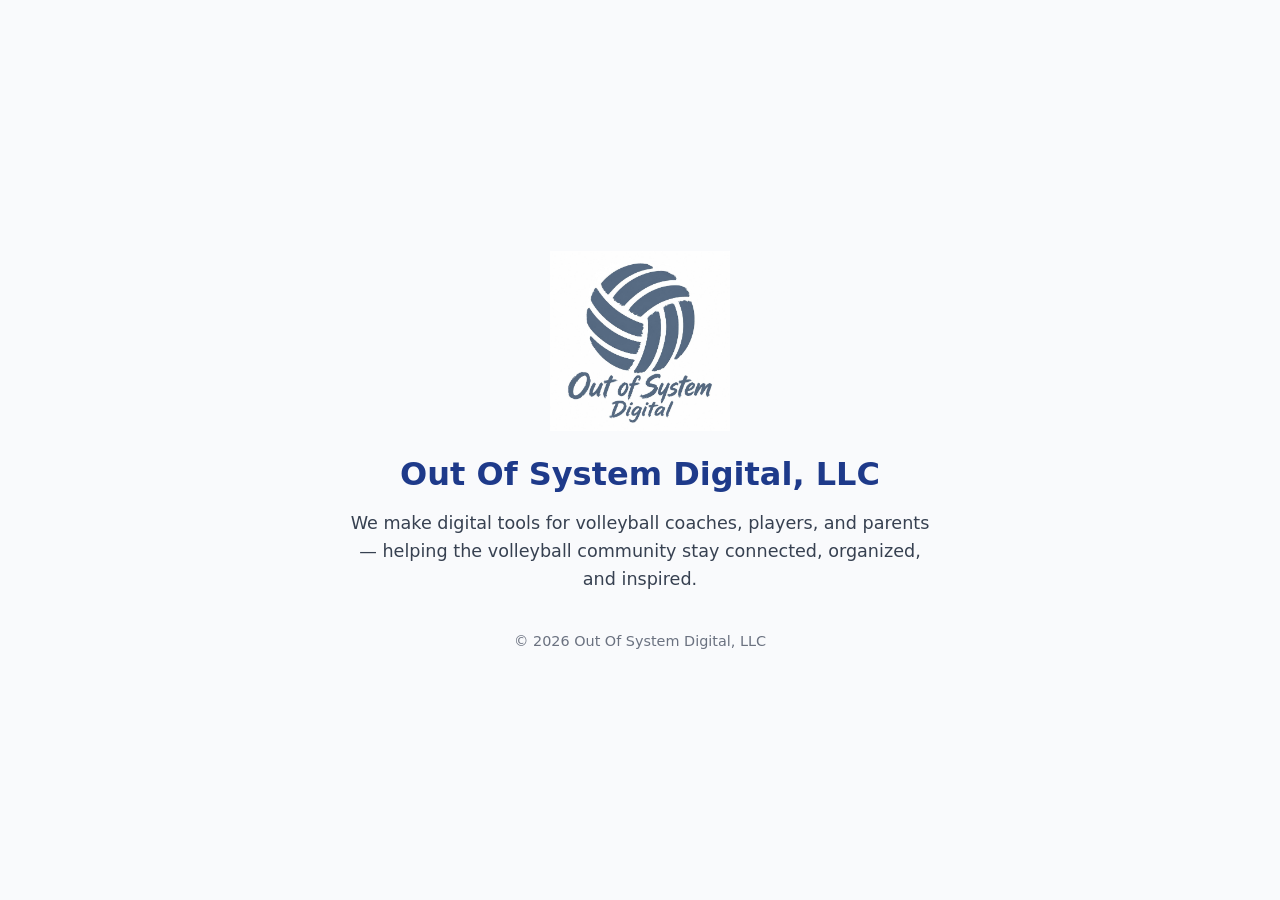
<file: Index.html>
<!DOCTYPE html>
<html lang="en">
<head>
  <meta charset="UTF-8">
  <title>Out Of System Digital, LLC</title>
  <meta name="viewport" content="width=device-width, initial-scale=1.0">
  <meta name="description" content="Out Of System Digital, LLC creates digital tools for volleyball coaches, players, and parents.">
  <style>
    body {
      margin: 0;
      font-family: system-ui, -apple-system, BlinkMacSystemFont, "Segoe UI", sans-serif;
      background-color: #f9fafc;
      color: #1f2937;
      display: flex;
      flex-direction: column;
      align-items: center;
      justify-content: center;
      min-height: 100vh;
      text-align: center;
    }
    img {
      width: 180px;
      height: auto;
      margin-bottom: 1rem;
    }
    h1 {
      font-size: 2rem;
      margin: 0.5rem 0;
      color: #1e3a8a;
    }
    p {
      max-width: 600px;
      font-size: 1.1rem;
      line-height: 1.6;
      margin: 0.5rem auto;
      color: #374151;
    }
    footer {
      margin-top: 2rem;
      font-size: 0.9rem;
      color: #6b7280;
    }
  </style>
</head>
<body>
  <img src="logo.jpeg" alt="Out Of System Digital logo">
  <h1>Out Of System Digital, LLC</h1>
  <p>We make digital tools for volleyball coaches, players, and parents — helping the volleyball community stay connected, organized, and inspired.</p>
  <footer>&copy; 2026 Out Of System Digital, LLC</footer>
</body>
</html>
</file>
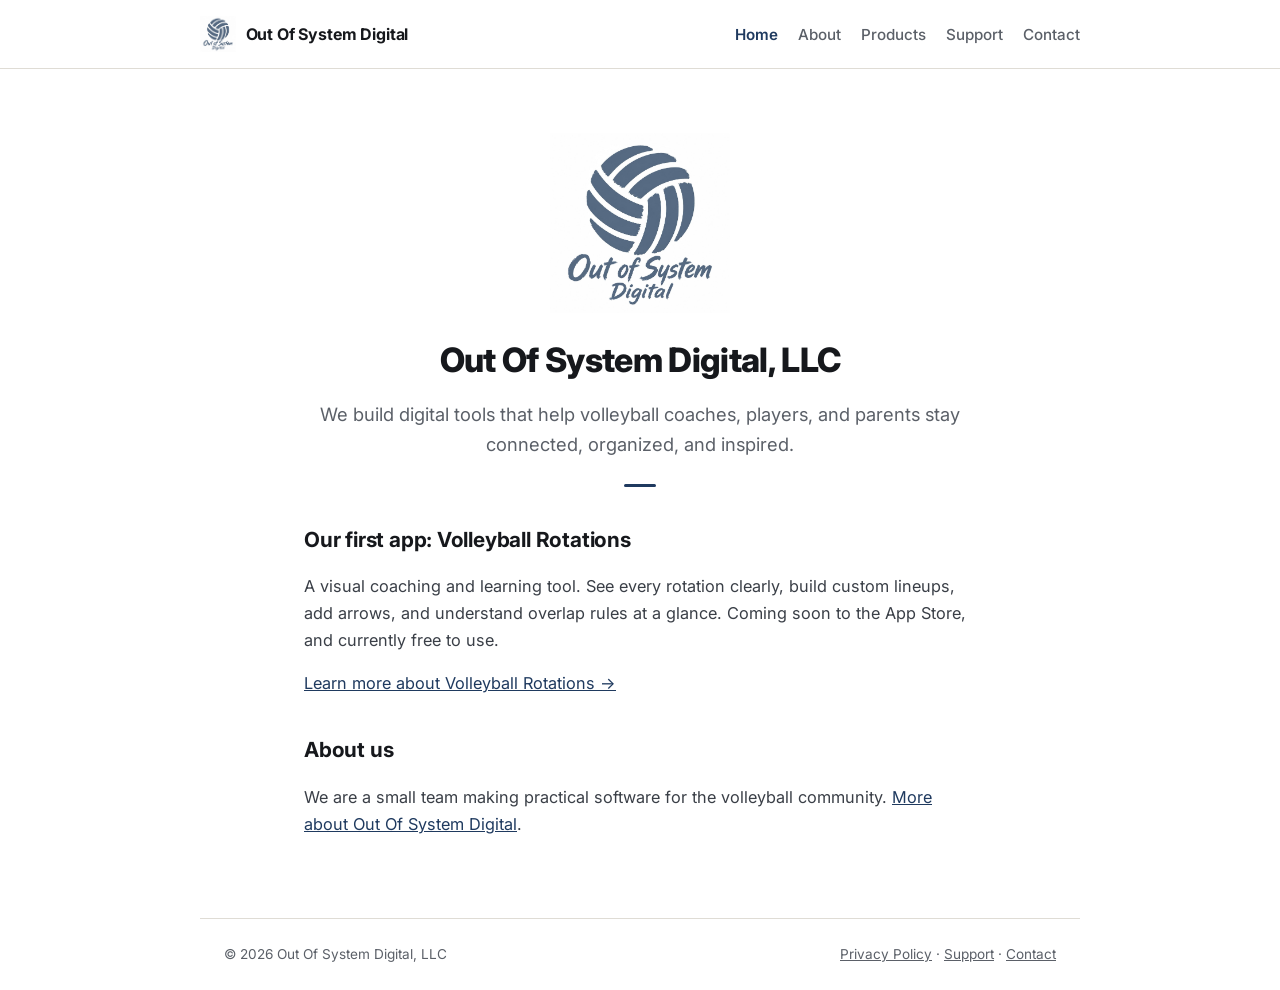
<file: index.html>
<!DOCTYPE html>
<html lang="en">
<head>
  <meta charset="UTF-8">
  <title>Out Of System Digital, LLC</title>
  <meta name="viewport" content="width=device-width, initial-scale=1.0">
  <meta name="description" content="Out Of System Digital, LLC creates digital tools for volleyball coaches, players, and parents.">
  <link rel="preconnect" href="https://fonts.googleapis.com">
  <link rel="preconnect" href="https://fonts.gstatic.com" crossorigin>
  <link href="https://fonts.googleapis.com/css2?family=Inter:wght@400;500;600;700;800&display=swap" rel="stylesheet">
  <link rel="stylesheet" href="styles.css">
</head>
<body>
  <header class="site-header">
    <div class="inner">
      <a class="brand" href="index.html"><img src="logo.jpeg" alt="">Out Of System Digital</a>
      <nav aria-label="Main">
        <ul>
          <li><a href="index.html" aria-current="page">Home</a></li>
          <li><a href="about.html">About</a></li>
          <li><a href="products.html">Products</a></li>
          <li><a href="support.html">Support</a></li>
          <li><a href="contact.html">Contact</a></li>
        </ul>
      </nav>
    </div>
  </header>
  <main class="page">
    <div style="text-align:center">
      <img src="logo.jpeg" alt="Out Of System Digital logo" width="180" style="max-width:180px;height:auto;margin:1rem 0 1.25rem">
      <h1>Out Of System Digital, LLC</h1>
      <p class="lede">We build digital tools that help volleyball coaches, players, and parents stay connected, organized, and inspired.</p>
    </div>
    <hr class="rule" style="margin-left:auto;margin-right:auto">

    <h2>Our first app: Volleyball Rotations</h2>
    <p>A visual coaching and learning tool. See every rotation clearly, build custom lineups, add arrows, and understand overlap rules at a glance. Coming soon to the App Store, and currently free to use.</p>
    <p><a href="products.html">Learn more about Volleyball Rotations &rarr;</a></p>

    <h2>About us</h2>
    <p>We are a small team making practical software for the volleyball community. <a href="about.html">More about Out Of System Digital</a>.</p>
  </main>
  <footer class="site-footer">
    <span>&copy; 2026 Out Of System Digital, LLC</span>
    <span><a href="privacy.html">Privacy Policy</a> &middot; <a href="support.html">Support</a> &middot; <a href="contact.html">Contact</a></span>
  </footer>
</body>
</html>
</file>
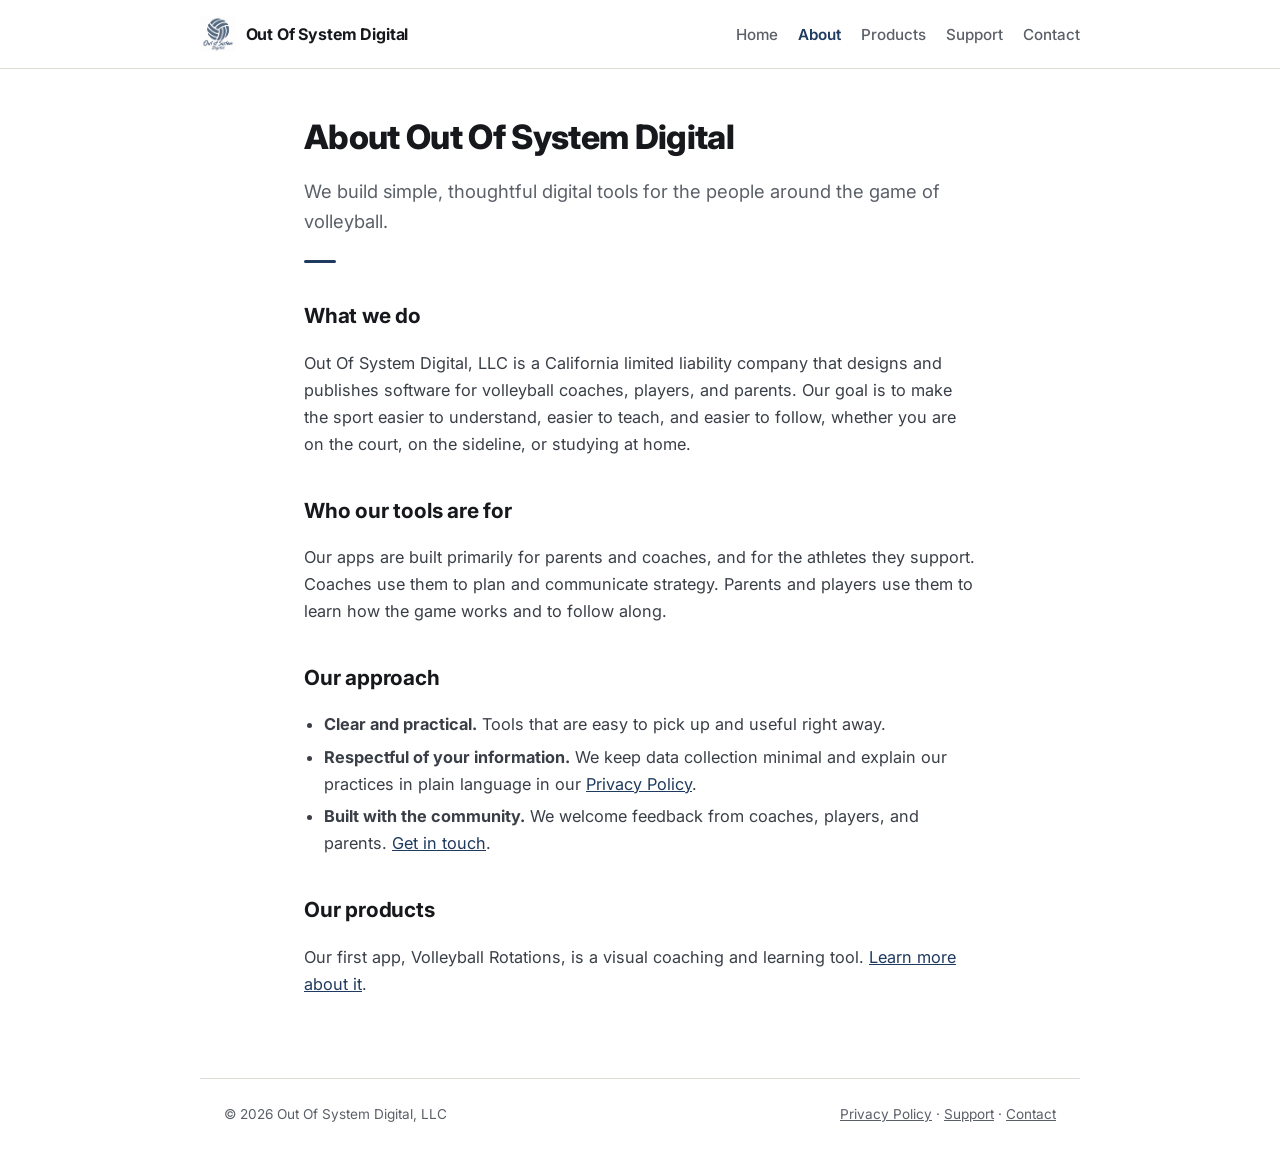
<file: about.html>
<!DOCTYPE html>
<html lang="en">
<head>
  <meta charset="UTF-8">
  <title>About | Out Of System Digital, LLC</title>
  <meta name="viewport" content="width=device-width, initial-scale=1.0">
  <meta name="description" content="Out Of System Digital, LLC creates digital tools for volleyball coaches, players, and parents.">
  <link rel="preconnect" href="https://fonts.googleapis.com">
  <link rel="preconnect" href="https://fonts.gstatic.com" crossorigin>
  <link href="https://fonts.googleapis.com/css2?family=Inter:wght@400;500;600;700;800&display=swap" rel="stylesheet">
  <link rel="stylesheet" href="styles.css">
</head>
<body>
  <header class="site-header">
    <div class="inner">
      <a class="brand" href="index.html"><img src="logo.jpeg" alt="">Out Of System Digital</a>
      <nav aria-label="Main">
        <ul>
          <li><a href="index.html">Home</a></li>
          <li><a href="about.html" aria-current="page">About</a></li>
          <li><a href="products.html">Products</a></li>
          <li><a href="support.html">Support</a></li>
          <li><a href="contact.html">Contact</a></li>
        </ul>
      </nav>
    </div>
  </header>
  <main class="page">
    <h1>About Out Of System Digital</h1>
    <p class="lede">We build simple, thoughtful digital tools for the people around the game of volleyball.</p>
    <hr class="rule">

    <h2>What we do</h2>
    <p>Out Of System Digital, LLC is a California limited liability company that designs and publishes software for volleyball coaches, players, and parents. Our goal is to make the sport easier to understand, easier to teach, and easier to follow, whether you are on the court, on the sideline, or studying at home.</p>

    <h2>Who our tools are for</h2>
    <p>Our apps are built primarily for parents and coaches, and for the athletes they support. Coaches use them to plan and communicate strategy. Parents and players use them to learn how the game works and to follow along.</p>

    <h2>Our approach</h2>
    <ul>
      <li><strong>Clear and practical.</strong> Tools that are easy to pick up and useful right away.</li>
      <li><strong>Respectful of your information.</strong> We keep data collection minimal and explain our practices in plain language in our <a href="privacy.html">Privacy Policy</a>.</li>
      <li><strong>Built with the community.</strong> We welcome feedback from coaches, players, and parents. <a href="contact.html">Get in touch</a>.</li>
    </ul>

    <h2>Our products</h2>
    <p>Our first app, Volleyball Rotations, is a visual coaching and learning tool. <a href="products.html">Learn more about it</a>.</p>
  </main>
  <footer class="site-footer">
    <span>&copy; 2026 Out Of System Digital, LLC</span>
    <span><a href="privacy.html">Privacy Policy</a> &middot; <a href="support.html">Support</a> &middot; <a href="contact.html">Contact</a></span>
  </footer>
</body>
</html>
</file>
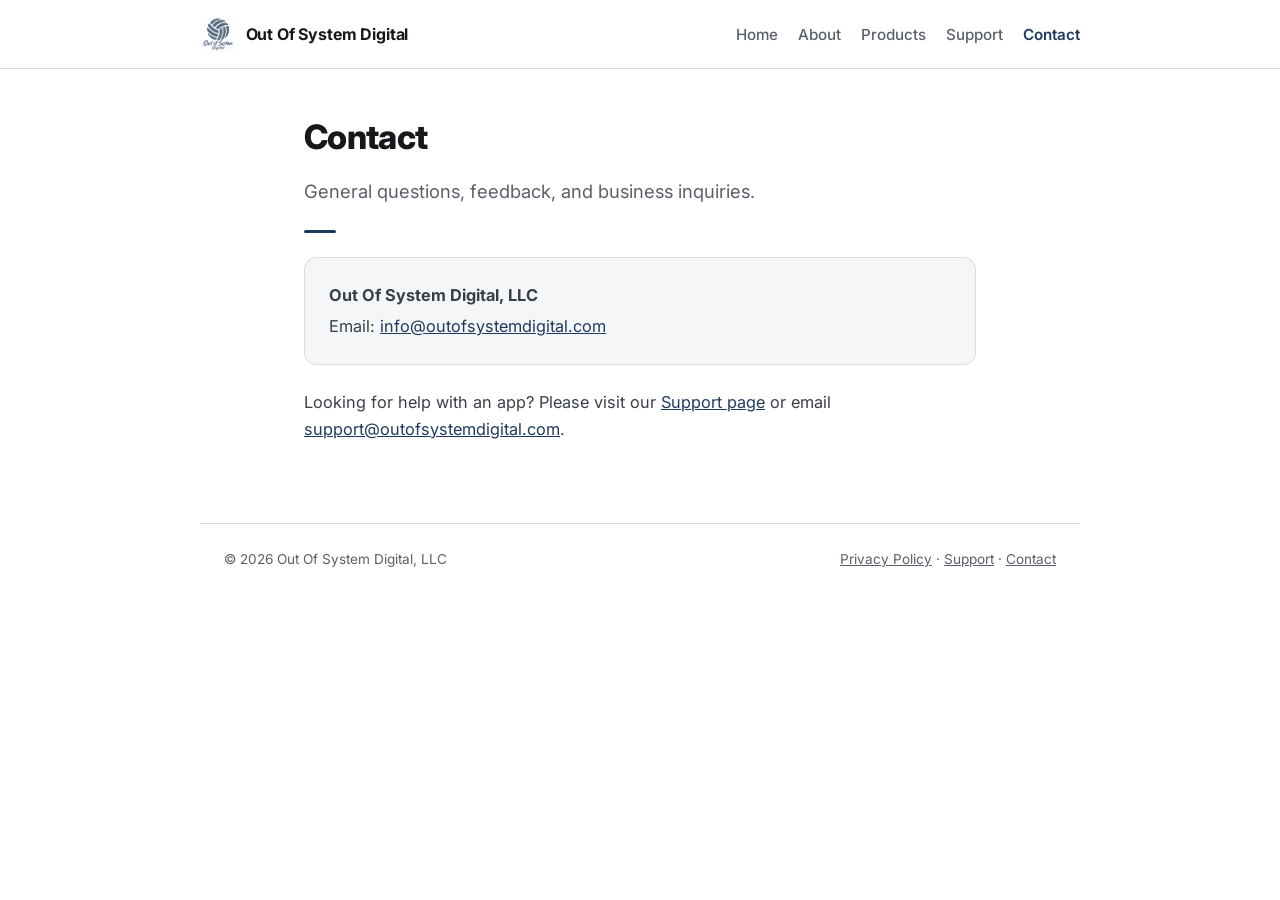
<file: contact.html>
<!DOCTYPE html>
<html lang="en">
<head>
  <meta charset="UTF-8">
  <title>Contact | Out Of System Digital, LLC</title>
  <meta name="viewport" content="width=device-width, initial-scale=1.0">
  <meta name="description" content="Contact Out Of System Digital, LLC.">
  <link rel="preconnect" href="https://fonts.googleapis.com">
  <link rel="preconnect" href="https://fonts.gstatic.com" crossorigin>
  <link href="https://fonts.googleapis.com/css2?family=Inter:wght@400;500;600;700;800&display=swap" rel="stylesheet">
  <link rel="stylesheet" href="styles.css">
</head>
<body>
  <header class="site-header">
    <div class="inner">
      <a class="brand" href="index.html"><img src="logo.jpeg" alt="">Out Of System Digital</a>
      <nav aria-label="Main">
        <ul>
          <li><a href="index.html">Home</a></li>
          <li><a href="about.html">About</a></li>
          <li><a href="products.html">Products</a></li>
          <li><a href="support.html">Support</a></li>
          <li><a href="contact.html" aria-current="page">Contact</a></li>
        </ul>
      </nav>
    </div>
  </header>
  <main class="page">
    <h1>Contact</h1>
    <p class="lede">General questions, feedback, and business inquiries.</p>
    <hr class="rule">

    <div class="card">
      <p><strong>Out Of System Digital, LLC</strong></p>
      <p>Email: <a href="mailto:info@outofsystemdigital.com">info@outofsystemdigital.com</a></p>
    </div>

    <p>Looking for help with an app? Please visit our <a href="support.html">Support page</a> or email <a href="mailto:support@outofsystemdigital.com">support@outofsystemdigital.com</a>.</p>
  </main>
  <footer class="site-footer">
    <span>&copy; 2026 Out Of System Digital, LLC</span>
    <span><a href="privacy.html">Privacy Policy</a> &middot; <a href="support.html">Support</a> &middot; <a href="contact.html">Contact</a></span>
  </footer>
</body>
</html>
</file>
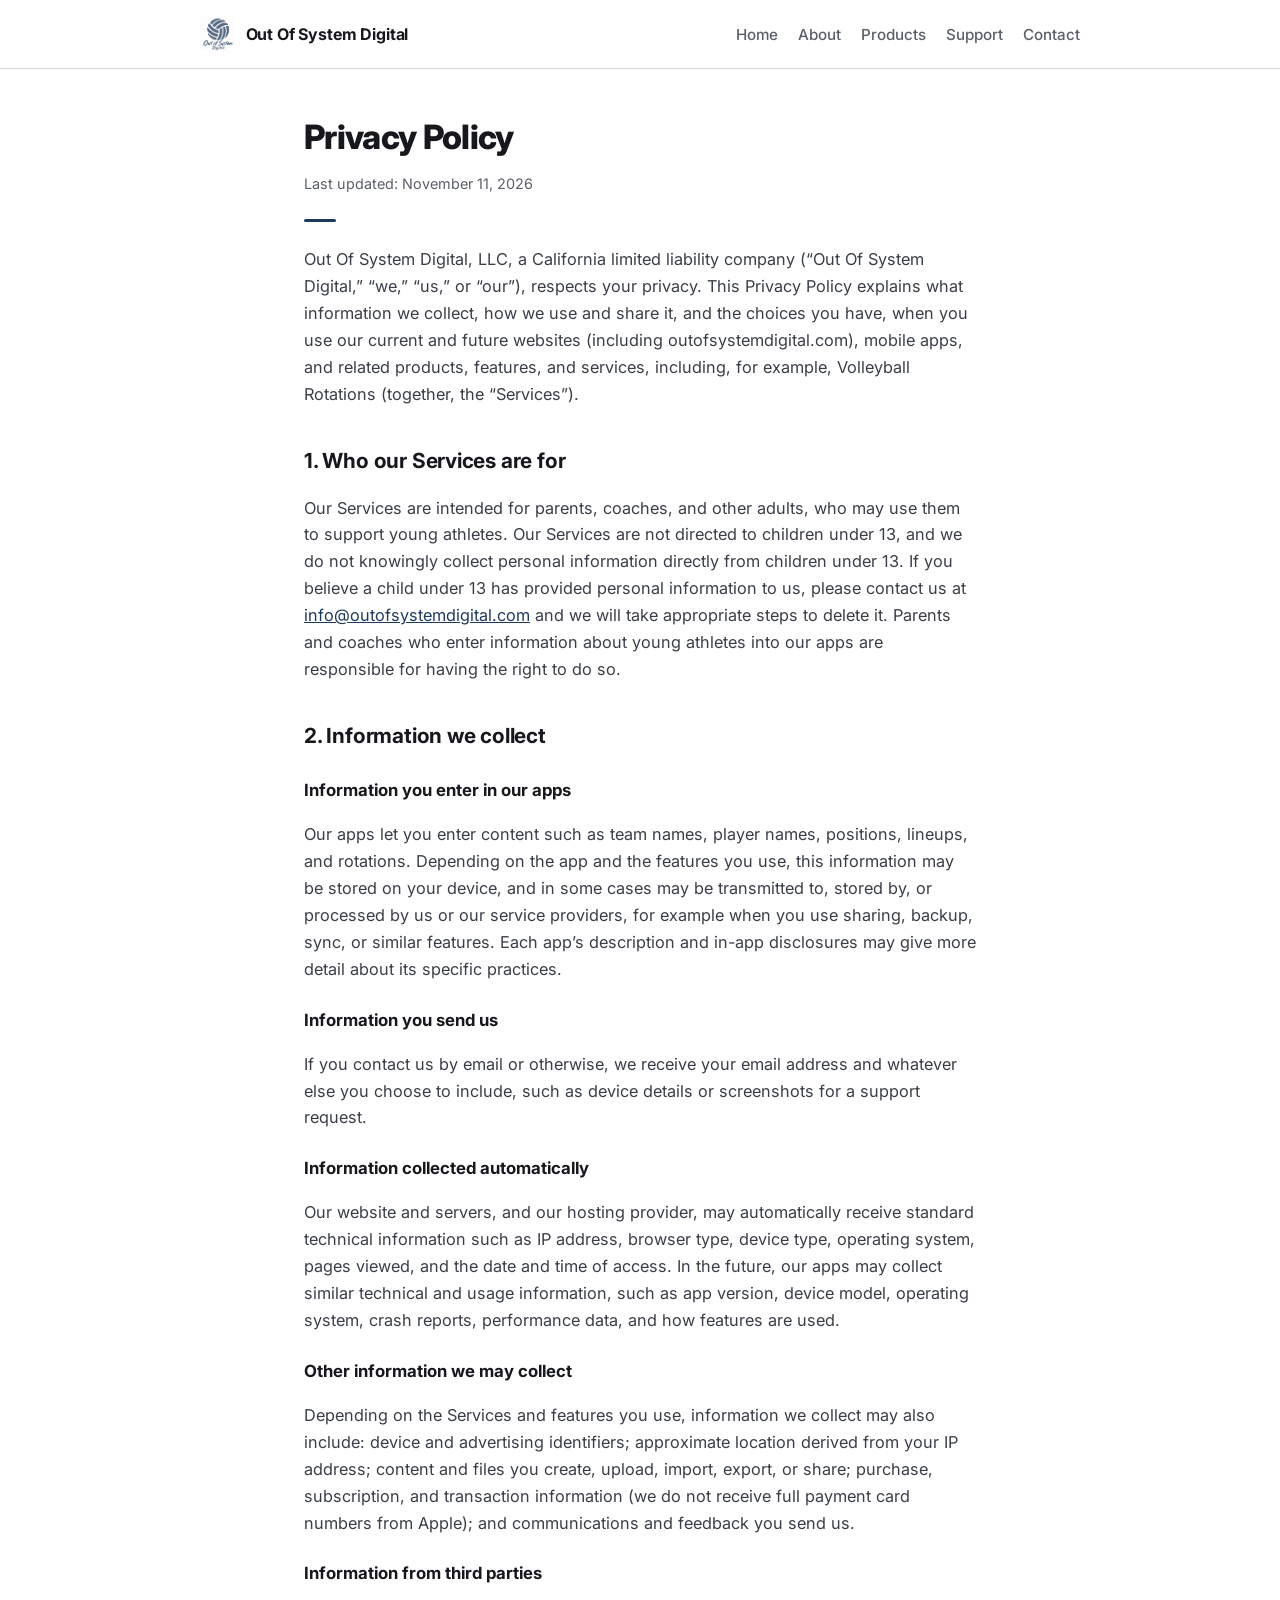
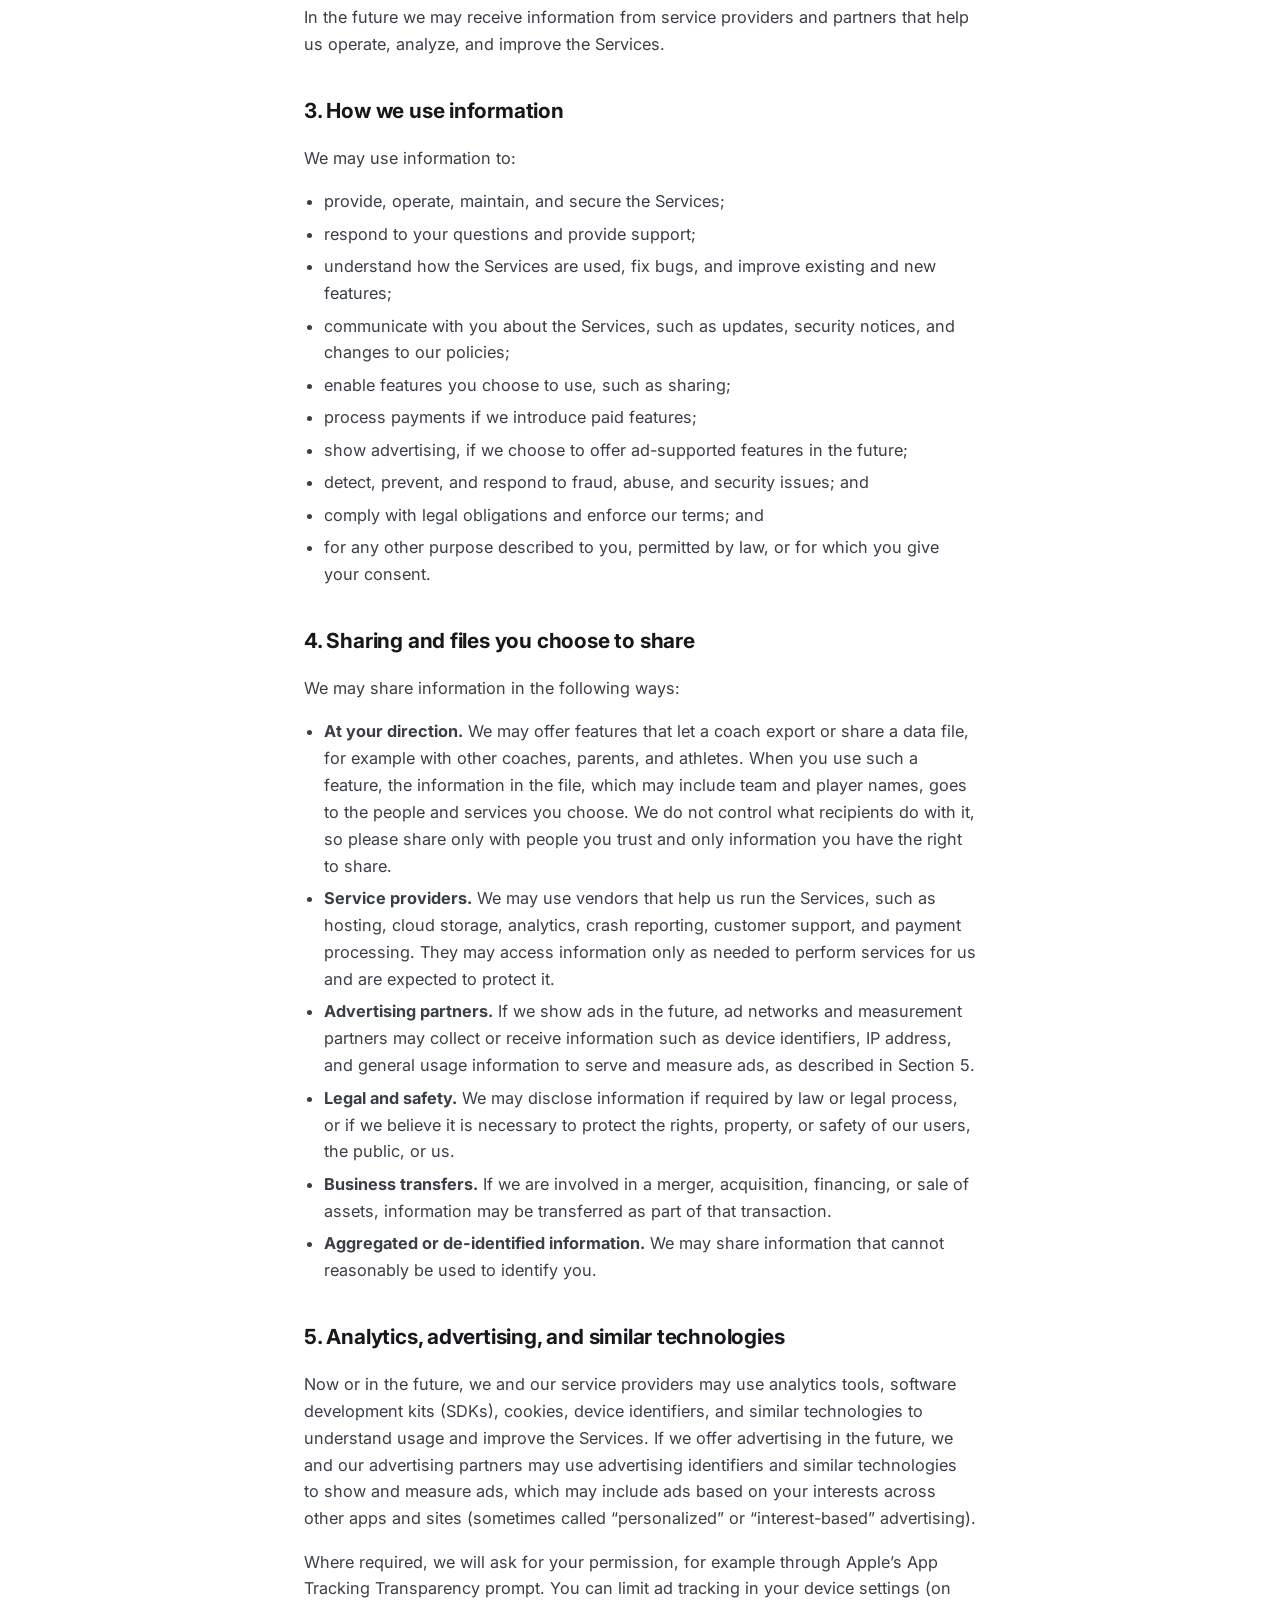
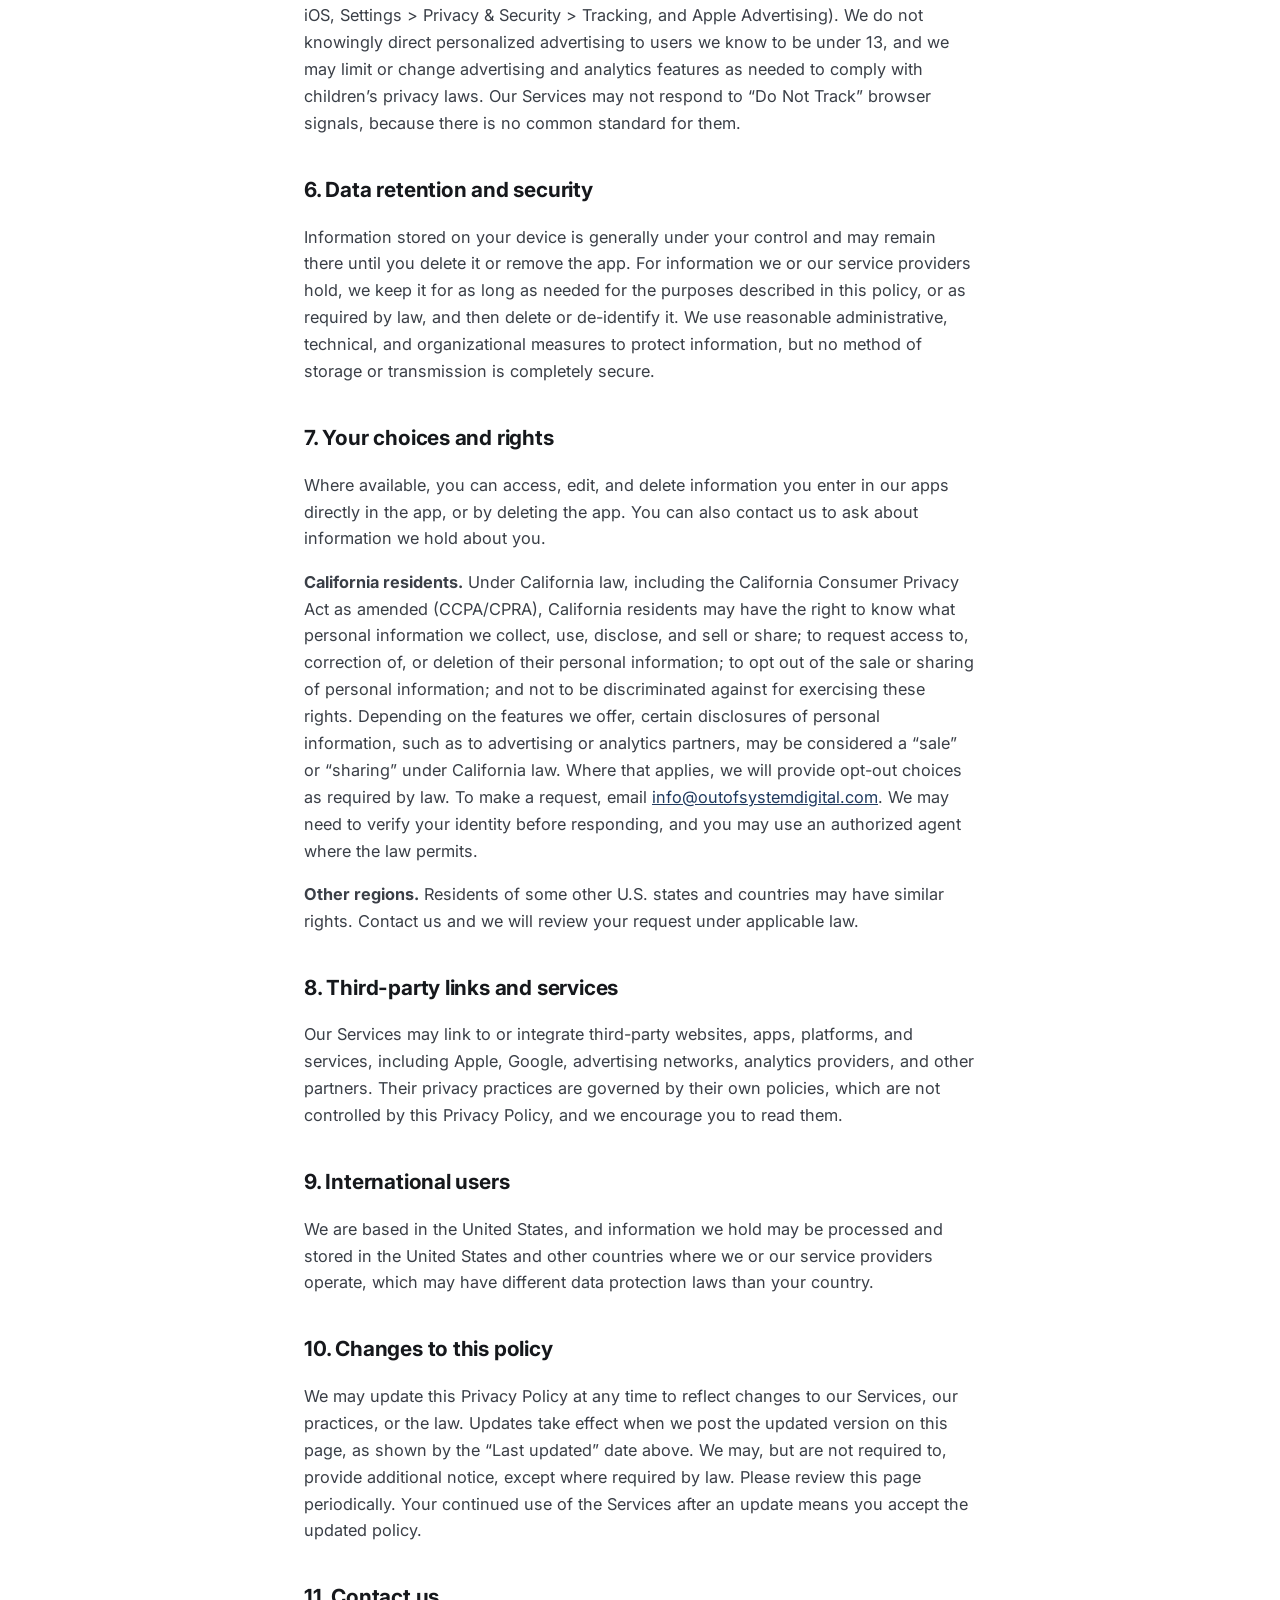
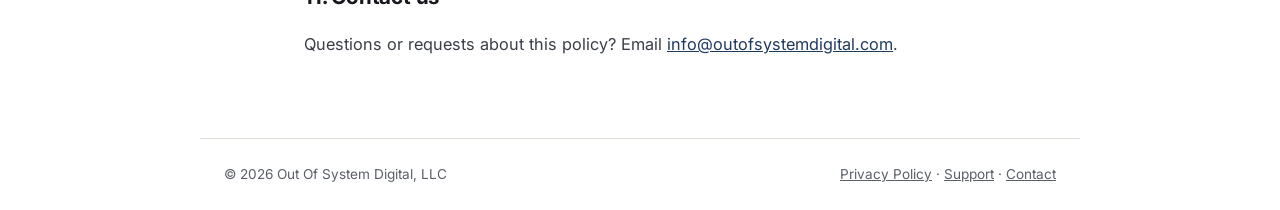
<file: privacy.html>
<!DOCTYPE html>
<html lang="en">
<head>
  <meta charset="UTF-8">
  <title>Privacy Policy | Out Of System Digital, LLC</title>
  <meta name="viewport" content="width=device-width, initial-scale=1.0">
  <meta name="description" content="Privacy Policy for Out Of System Digital, LLC, its website, and its apps including Volleyball Rotations.">
  <link rel="preconnect" href="https://fonts.googleapis.com">
  <link rel="preconnect" href="https://fonts.gstatic.com" crossorigin>
  <link href="https://fonts.googleapis.com/css2?family=Inter:wght@400;500;600;700;800&display=swap" rel="stylesheet">
  <link rel="stylesheet" href="styles.css">
</head>
<body>
  <header class="site-header">
    <div class="inner">
      <a class="brand" href="index.html"><img src="logo.jpeg" alt="">Out Of System Digital</a>
      <nav aria-label="Main">
        <ul>
          <li><a href="index.html">Home</a></li>
          <li><a href="about.html">About</a></li>
          <li><a href="products.html">Products</a></li>
          <li><a href="support.html">Support</a></li>
          <li><a href="contact.html">Contact</a></li>
        </ul>
      </nav>
    </div>
  </header>
  <main class="page">
    <h1>Privacy Policy</h1>
    <p class="meta">Last updated: November 11, 2026</p>
    <hr class="rule">

    <p>Out Of System Digital, LLC, a California limited liability company (&ldquo;Out Of System Digital,&rdquo; &ldquo;we,&rdquo; &ldquo;us,&rdquo; or &ldquo;our&rdquo;), respects your privacy. This Privacy Policy explains what information we collect, how we use and share it, and the choices you have, when you use our current and future websites (including outofsystemdigital.com), mobile apps, and related products, features, and services, including, for example, Volleyball Rotations (together, the &ldquo;Services&rdquo;).</p>

    <h2>1. Who our Services are for</h2>
    <p>Our Services are intended for parents, coaches, and other adults, who may use them to support young athletes. Our Services are not directed to children under 13, and we do not knowingly collect personal information directly from children under 13. If you believe a child under 13 has provided personal information to us, please contact us at <a href="mailto:info@outofsystemdigital.com">info@outofsystemdigital.com</a> and we will take appropriate steps to delete it. Parents and coaches who enter information about young athletes into our apps are responsible for having the right to do so.</p>

    <h2>2. Information we collect</h2>
    <h3>Information you enter in our apps</h3>
    <p>Our apps let you enter content such as team names, player names, positions, lineups, and rotations. Depending on the app and the features you use, this information may be stored on your device, and in some cases may be transmitted to, stored by, or processed by us or our service providers, for example when you use sharing, backup, sync, or similar features. Each app&rsquo;s description and in-app disclosures may give more detail about its specific practices.</p>

    <h3>Information you send us</h3>
    <p>If you contact us by email or otherwise, we receive your email address and whatever else you choose to include, such as device details or screenshots for a support request.</p>

    <h3>Information collected automatically</h3>
    <p>Our website and servers, and our hosting provider, may automatically receive standard technical information such as IP address, browser type, device type, operating system, pages viewed, and the date and time of access. In the future, our apps may collect similar technical and usage information, such as app version, device model, operating system, crash reports, performance data, and how features are used.</p>

    <h3>Other information we may collect</h3>
    <p>Depending on the Services and features you use, information we collect may also include: device and advertising identifiers; approximate location derived from your IP address; content and files you create, upload, import, export, or share; purchase, subscription, and transaction information (we do not receive full payment card numbers from Apple); and communications and feedback you send us.</p>

    <h3>Information from third parties</h3>
    <p>In the future we may receive information from service providers and partners that help us operate, analyze, and improve the Services.</p>

    <h2>3. How we use information</h2>
    <p>We may use information to:</p>
    <ul>
      <li>provide, operate, maintain, and secure the Services;</li>
      <li>respond to your questions and provide support;</li>
      <li>understand how the Services are used, fix bugs, and improve existing and new features;</li>
      <li>communicate with you about the Services, such as updates, security notices, and changes to our policies;</li>
      <li>enable features you choose to use, such as sharing;</li>
      <li>process payments if we introduce paid features;</li>
      <li>show advertising, if we choose to offer ad-supported features in the future;</li>
      <li>detect, prevent, and respond to fraud, abuse, and security issues; and</li>
      <li>comply with legal obligations and enforce our terms; and</li>
      <li>for any other purpose described to you, permitted by law, or for which you give your consent.</li>
    </ul>

    <h2>4. Sharing and files you choose to share</h2>
    <p>We may share information in the following ways:</p>
    <ul>
      <li><strong>At your direction.</strong> We may offer features that let a coach export or share a data file, for example with other coaches, parents, and athletes. When you use such a feature, the information in the file, which may include team and player names, goes to the people and services you choose. We do not control what recipients do with it, so please share only with people you trust and only information you have the right to share.</li>
      <li><strong>Service providers.</strong> We may use vendors that help us run the Services, such as hosting, cloud storage, analytics, crash reporting, customer support, and payment processing. They may access information only as needed to perform services for us and are expected to protect it.</li>
      <li><strong>Advertising partners.</strong> If we show ads in the future, ad networks and measurement partners may collect or receive information such as device identifiers, IP address, and general usage information to serve and measure ads, as described in Section 5.</li>
      <li><strong>Legal and safety.</strong> We may disclose information if required by law or legal process, or if we believe it is necessary to protect the rights, property, or safety of our users, the public, or us.</li>
      <li><strong>Business transfers.</strong> If we are involved in a merger, acquisition, financing, or sale of assets, information may be transferred as part of that transaction.</li>
      <li><strong>Aggregated or de-identified information.</strong> We may share information that cannot reasonably be used to identify you.</li>
    </ul>

    <h2>5. Analytics, advertising, and similar technologies</h2>
    <p>Now or in the future, we and our service providers may use analytics tools, software development kits (SDKs), cookies, device identifiers, and similar technologies to understand usage and improve the Services. If we offer advertising in the future, we and our advertising partners may use advertising identifiers and similar technologies to show and measure ads, which may include ads based on your interests across other apps and sites (sometimes called &ldquo;personalized&rdquo; or &ldquo;interest-based&rdquo; advertising).</p>
    <p>Where required, we will ask for your permission, for example through Apple&rsquo;s App Tracking Transparency prompt. You can limit ad tracking in your device settings (on iOS, Settings &gt; Privacy &amp; Security &gt; Tracking, and Apple Advertising). We do not knowingly direct personalized advertising to users we know to be under 13, and we may limit or change advertising and analytics features as needed to comply with children&rsquo;s privacy laws. Our Services may not respond to &ldquo;Do Not Track&rdquo; browser signals, because there is no common standard for them.</p>

    <h2>6. Data retention and security</h2>
    <p>Information stored on your device is generally under your control and may remain there until you delete it or remove the app. For information we or our service providers hold, we keep it for as long as needed for the purposes described in this policy, or as required by law, and then delete or de-identify it. We use reasonable administrative, technical, and organizational measures to protect information, but no method of storage or transmission is completely secure.</p>

    <h2>7. Your choices and rights</h2>
    <p>Where available, you can access, edit, and delete information you enter in our apps directly in the app, or by deleting the app. You can also contact us to ask about information we hold about you.</p>
    <p><strong>California residents.</strong> Under California law, including the California Consumer Privacy Act as amended (CCPA/CPRA), California residents may have the right to know what personal information we collect, use, disclose, and sell or share; to request access to, correction of, or deletion of their personal information; to opt out of the sale or sharing of personal information; and not to be discriminated against for exercising these rights. Depending on the features we offer, certain disclosures of personal information, such as to advertising or analytics partners, may be considered a &ldquo;sale&rdquo; or &ldquo;sharing&rdquo; under California law. Where that applies, we will provide opt-out choices as required by law. To make a request, email <a href="mailto:info@outofsystemdigital.com">info@outofsystemdigital.com</a>. We may need to verify your identity before responding, and you may use an authorized agent where the law permits.</p>
    <p><strong>Other regions.</strong> Residents of some other U.S. states and countries may have similar rights. Contact us and we will review your request under applicable law.</p>

    <h2>8. Third-party links and services</h2>
    <p>Our Services may link to or integrate third-party websites, apps, platforms, and services, including Apple, Google, advertising networks, analytics providers, and other partners. Their privacy practices are governed by their own policies, which are not controlled by this Privacy Policy, and we encourage you to read them.</p>

    <h2>9. International users</h2>
    <p>We are based in the United States, and information we hold may be processed and stored in the United States and other countries where we or our service providers operate, which may have different data protection laws than your country.</p>

    <h2>10. Changes to this policy</h2>
    <p>We may update this Privacy Policy at any time to reflect changes to our Services, our practices, or the law. Updates take effect when we post the updated version on this page, as shown by the &ldquo;Last updated&rdquo; date above. We may, but are not required to, provide additional notice, except where required by law. Please review this page periodically. Your continued use of the Services after an update means you accept the updated policy.</p>

    <h2>11. Contact us</h2>
    <p>Questions or requests about this policy? Email <a href="mailto:info@outofsystemdigital.com">info@outofsystemdigital.com</a>.</p>
  </main>
  <footer class="site-footer">
    <span>&copy; 2026 Out Of System Digital, LLC</span>
    <span><a href="privacy.html">Privacy Policy</a> &middot; <a href="support.html">Support</a> &middot; <a href="contact.html">Contact</a></span>
  </footer>
</body>
</html>
</file>
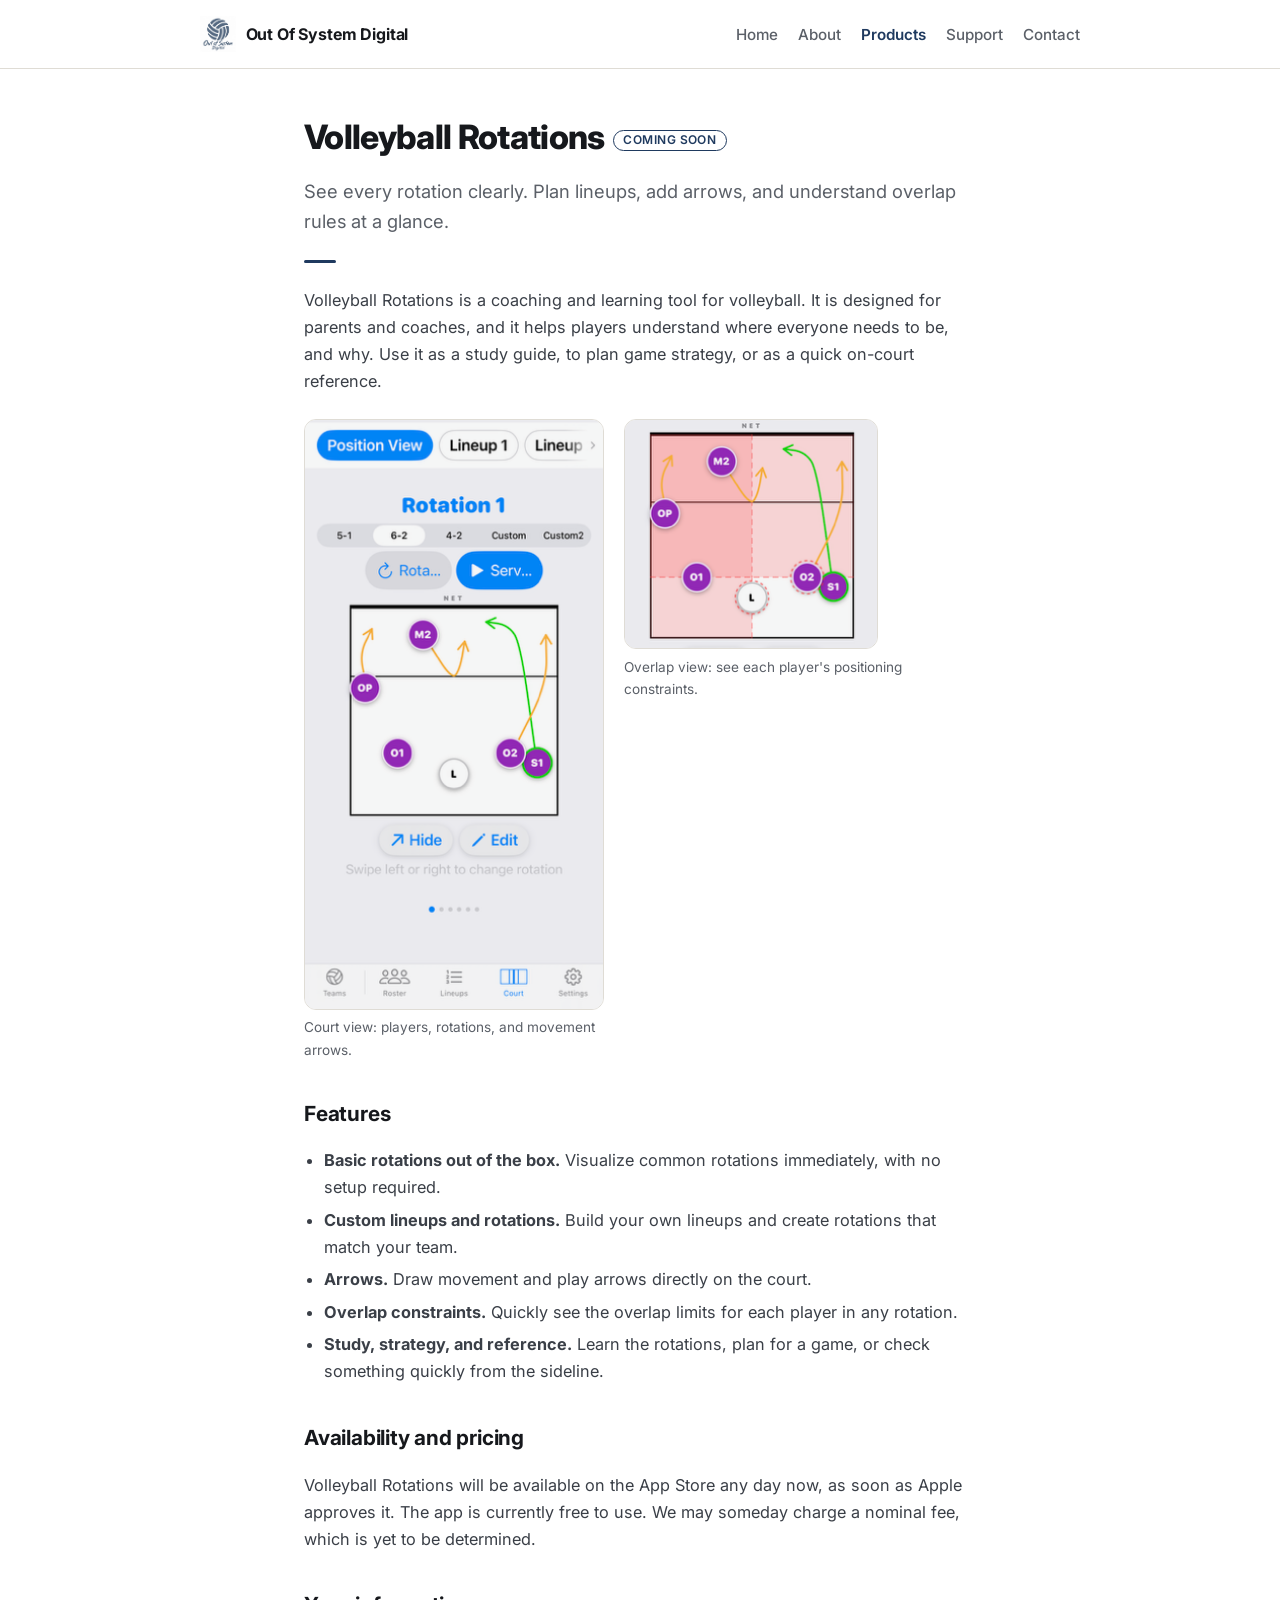
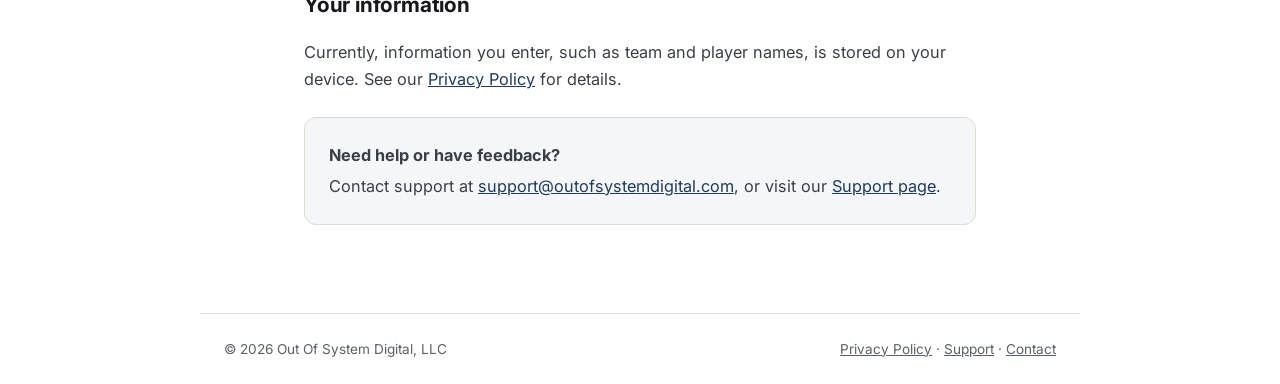
<file: products.html>
<!DOCTYPE html>
<html lang="en">
<head>
  <meta charset="UTF-8">
  <title>Products | Out Of System Digital, LLC</title>
  <meta name="viewport" content="width=device-width, initial-scale=1.0">
  <meta name="description" content="Volleyball Rotations: a visual tool for coaches, players, and parents to learn, plan, and reference volleyball rotations.">
  <link rel="preconnect" href="https://fonts.googleapis.com">
  <link rel="preconnect" href="https://fonts.gstatic.com" crossorigin>
  <link href="https://fonts.googleapis.com/css2?family=Inter:wght@400;500;600;700;800&display=swap" rel="stylesheet">
  <link rel="stylesheet" href="styles.css">
</head>
<body>
  <header class="site-header">
    <div class="inner">
      <a class="brand" href="index.html"><img src="logo.jpeg" alt="">Out Of System Digital</a>
      <nav aria-label="Main">
        <ul>
          <li><a href="index.html">Home</a></li>
          <li><a href="about.html">About</a></li>
          <li><a href="products.html" aria-current="page">Products</a></li>
          <li><a href="support.html">Support</a></li>
          <li><a href="contact.html">Contact</a></li>
        </ul>
      </nav>
    </div>
  </header>
  <main class="page">
    <h1>Volleyball Rotations<span class="badge">Coming soon</span></h1>
    <p class="lede">See every rotation clearly. Plan lineups, add arrows, and understand overlap rules at a glance.</p>
    <hr class="rule">

    <p>Volleyball Rotations is a coaching and learning tool for volleyball. It is designed for parents and coaches, and it helps players understand where everyone needs to be, and why. Use it as a study guide, to plan game strategy, or as a quick on-court reference.</p>

    <div class="shots">
      <figure>
        <img src="Court_screentshot.png" width="300" alt="Volleyball Rotations court view showing a 6-2 rotation with player positions and movement arrows">
        <figcaption>Court view: players, rotations, and movement arrows.</figcaption>
      </figure>
      <figure>
        <img src="Overlap_screenshot.png" width="254" alt="Overlap view highlighting the areas each player must stay within for the current rotation">
        <figcaption>Overlap view: see each player's positioning constraints.</figcaption>
      </figure>
    </div>

    <h2>Features</h2>
    <ul>
      <li><strong>Basic rotations out of the box.</strong> Visualize common rotations immediately, with no setup required.</li>
      <li><strong>Custom lineups and rotations.</strong> Build your own lineups and create rotations that match your team.</li>
      <li><strong>Arrows.</strong> Draw movement and play arrows directly on the court.</li>
      <li><strong>Overlap constraints.</strong> Quickly see the overlap limits for each player in any rotation.</li>
      <li><strong>Study, strategy, and reference.</strong> Learn the rotations, plan for a game, or check something quickly from the sideline.</li>
    </ul>

    <h2>Availability and pricing</h2>
    <p>Volleyball Rotations will be available on the App Store any day now, as soon as Apple approves it. The app is currently free to use. We may someday charge a nominal fee, which is yet to be determined.</p>

    <h2>Your information</h2>
    <p>Currently, information you enter, such as team and player names, is stored on your device. See our <a href="privacy.html">Privacy Policy</a> for details.</p>

    <div class="card">
      <p><strong>Need help or have feedback?</strong></p>
      <p>Contact support at <a href="mailto:support@outofsystemdigital.com">support@outofsystemdigital.com</a>, or visit our <a href="support.html">Support page</a>.</p>
    </div>
  </main>
  <footer class="site-footer">
    <span>&copy; 2026 Out Of System Digital, LLC</span>
    <span><a href="privacy.html">Privacy Policy</a> &middot; <a href="support.html">Support</a> &middot; <a href="contact.html">Contact</a></span>
  </footer>
</body>
</html>
</file>
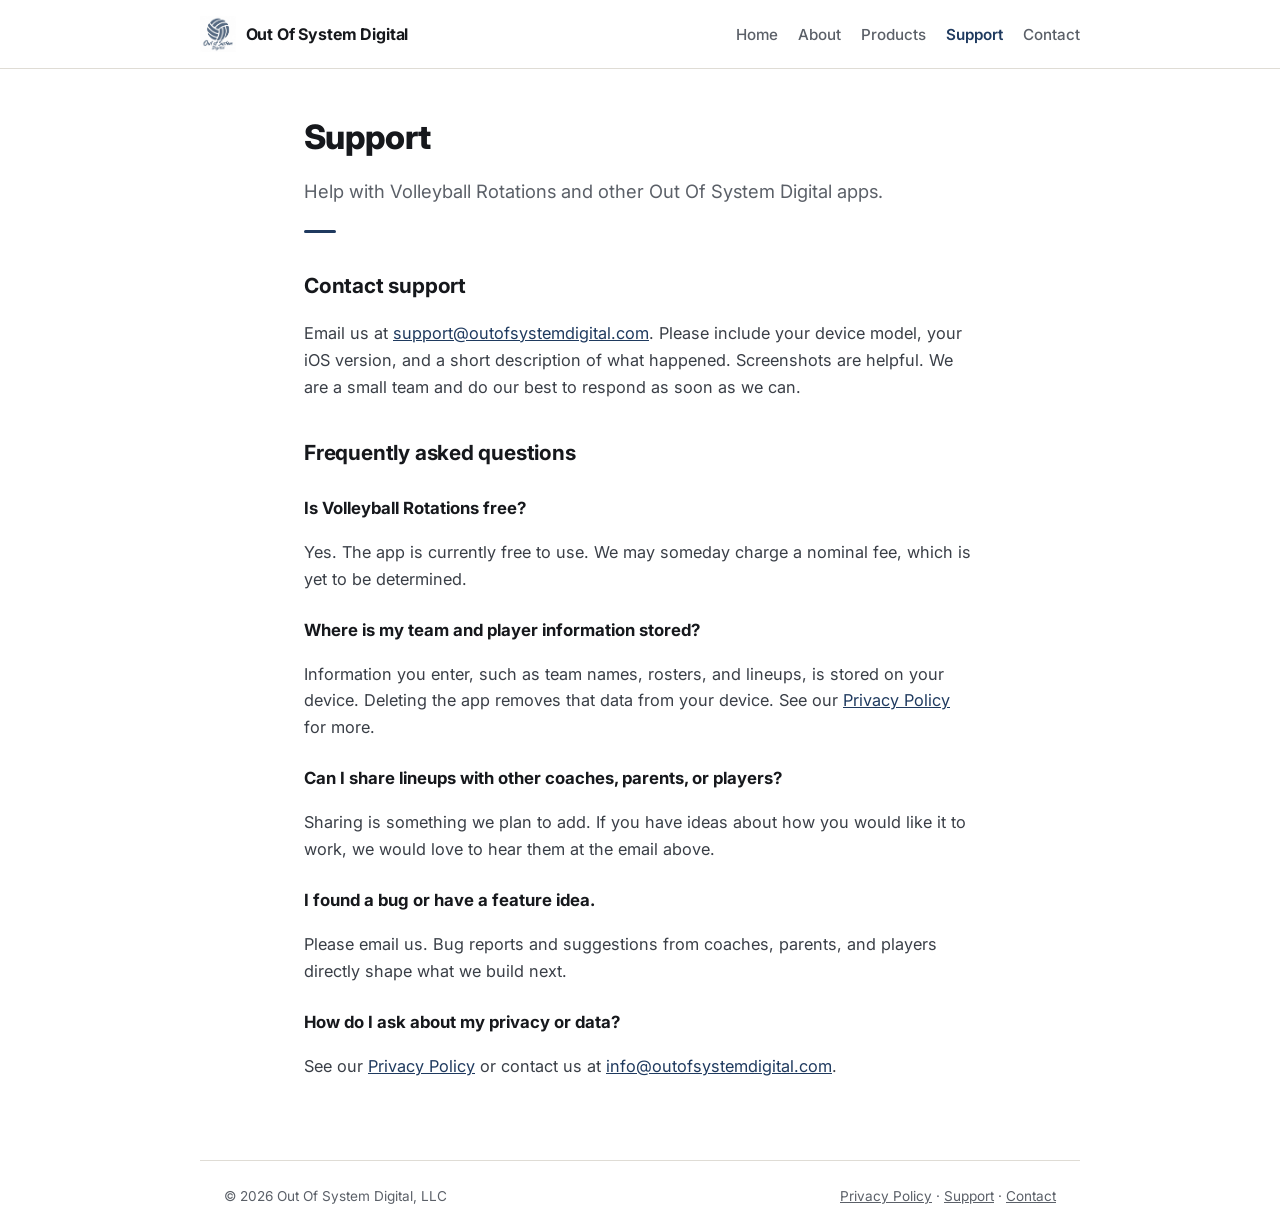
<file: support.html>
<!DOCTYPE html>
<html lang="en">
<head>
  <meta charset="UTF-8">
  <title>Support | Out Of System Digital, LLC</title>
  <meta name="viewport" content="width=device-width, initial-scale=1.0">
  <meta name="description" content="Support for Volleyball Rotations and other Out Of System Digital apps.">
  <link rel="preconnect" href="https://fonts.googleapis.com">
  <link rel="preconnect" href="https://fonts.gstatic.com" crossorigin>
  <link href="https://fonts.googleapis.com/css2?family=Inter:wght@400;500;600;700;800&display=swap" rel="stylesheet">
  <link rel="stylesheet" href="styles.css">
</head>
<body>
  <header class="site-header">
    <div class="inner">
      <a class="brand" href="index.html"><img src="logo.jpeg" alt="">Out Of System Digital</a>
      <nav aria-label="Main">
        <ul>
          <li><a href="index.html">Home</a></li>
          <li><a href="about.html">About</a></li>
          <li><a href="products.html">Products</a></li>
          <li><a href="support.html" aria-current="page">Support</a></li>
          <li><a href="contact.html">Contact</a></li>
        </ul>
      </nav>
    </div>
  </header>
  <main class="page">
    <h1>Support</h1>
    <p class="lede">Help with Volleyball Rotations and other Out Of System Digital apps.</p>
    <hr class="rule">

    <h2>Contact support</h2>
    <p>Email us at <a href="mailto:support@outofsystemdigital.com">support@outofsystemdigital.com</a>. Please include your device model, your iOS version, and a short description of what happened. Screenshots are helpful. We are a small team and do our best to respond as soon as we can.</p>

    <h2>Frequently asked questions</h2>

    <h3>Is Volleyball Rotations free?</h3>
    <p>Yes. The app is currently free to use. We may someday charge a nominal fee, which is yet to be determined.</p>

    <h3>Where is my team and player information stored?</h3>
    <p>Information you enter, such as team names, rosters, and lineups, is stored on your device. Deleting the app removes that data from your device. See our <a href="privacy.html">Privacy Policy</a> for more.</p>

    <h3>Can I share lineups with other coaches, parents, or players?</h3>
    <p>Sharing is something we plan to add. If you have ideas about how you would like it to work, we would love to hear them at the email above.</p>

    <h3>I found a bug or have a feature idea.</h3>
    <p>Please email us. Bug reports and suggestions from coaches, parents, and players directly shape what we build next.</p>

    <h3>How do I ask about my privacy or data?</h3>
    <p>See our <a href="privacy.html">Privacy Policy</a> or contact us at <a href="mailto:info@outofsystemdigital.com">info@outofsystemdigital.com</a>.</p>
  </main>
  <footer class="site-footer">
    <span>&copy; 2026 Out Of System Digital, LLC</span>
    <span><a href="privacy.html">Privacy Policy</a> &middot; <a href="support.html">Support</a> &middot; <a href="contact.html">Contact</a></span>
  </footer>
</body>
</html>
</file>
<file: styles.css>
:root {
  --bg: #ffffff;
  --ink: #16181c;
  --muted: #5b6068;
  --line: #dfdcd5;
  --accent: #1f3a5f;
  --soft: #f5f6f8;
}

* { box-sizing: border-box; }

html { scroll-behavior: smooth; }

body {
  margin: 0;
  font-family: "Inter", system-ui, -apple-system, sans-serif;
  background: var(--bg);
  color: var(--ink);
  line-height: 1.65;
}

a { color: var(--accent); }
a:focus-visible, button:focus-visible {
  outline: 2px solid var(--accent);
  outline-offset: 3px;
}

.site-header {
  border-bottom: 1px solid var(--line);
  padding: 1rem 1.5rem;
}

.site-header .inner {
  max-width: 880px;
  margin: 0 auto;
  display: flex;
  align-items: center;
  justify-content: space-between;
  gap: 1rem;
  flex-wrap: wrap;
}

.brand {
  display: flex;
  align-items: center;
  gap: 0.6rem;
  font-weight: 700;
  color: var(--ink);
  text-decoration: none;
  letter-spacing: -0.01em;
}

.brand img { width: 36px; height: 36px; object-fit: contain; }

nav ul {
  list-style: none;
  margin: 0;
  padding: 0;
  display: flex;
  gap: 1.25rem;
  flex-wrap: wrap;
}

nav a {
  color: var(--muted);
  text-decoration: none;
  font-size: 0.95rem;
  font-weight: 500;
}

nav a:hover, nav a[aria-current="page"] { color: var(--accent); }
nav a[aria-current="page"] { font-weight: 600; }

main.page {
  max-width: 720px;
  margin: 0 auto;
  padding: 3rem 1.5rem 2rem;
}

main.page h1 {
  font-size: 2.1rem;
  font-weight: 800;
  letter-spacing: -0.02em;
  line-height: 1.2;
  margin: 0 0 0.5rem;
}

main.page h2 {
  font-size: 1.3rem;
  font-weight: 700;
  margin: 2.25rem 0 0.5rem;
  letter-spacing: -0.01em;
}

main.page h3 { font-size: 1.05rem; margin: 1.5rem 0 0.25rem; }

main.page p, main.page li { color: #3a3f47; font-size: 1.02rem; }
main.page ul { padding-left: 1.25rem; }
main.page li { margin: 0.35rem 0; }

.lede { font-size: 1.15rem !important; color: var(--muted) !important; margin-bottom: 0; }
.meta { color: var(--muted) !important; font-size: 0.9rem !important; }

.rule {
  width: 32px;
  height: 3px;
  background: var(--accent);
  border: none;
  margin: 1.5rem 0;
  border-radius: 2px;
}

.card {
  background: var(--soft);
  border: 1px solid var(--line);
  border-radius: 12px;
  padding: 1.25rem 1.5rem;
  margin: 1.5rem 0;
}

.card p { margin: 0.25rem 0; }

.shots {
  display: flex;
  gap: 1.25rem;
  flex-wrap: wrap;
  align-items: flex-start;
  margin: 1.5rem 0;
}

.shots figure { margin: 0; flex: 0 1 auto; }

.shots img {
  display: block;
  max-width: 100%;
  height: auto;
  border: 1px solid var(--line);
  border-radius: 12px;
}

.shots figcaption {
  font-size: 0.85rem;
  color: var(--muted);
  margin-top: 0.4rem;
  max-width: 300px;
}

.badge {
  display: inline-block;
  font-size: 0.75rem;
  font-weight: 600;
  letter-spacing: 0.04em;
  text-transform: uppercase;
  color: var(--accent);
  border: 1px solid var(--accent);
  border-radius: 999px;
  padding: 0.15rem 0.6rem;
  vertical-align: middle;
  margin-left: 0.5rem;
}

.site-footer {
  max-width: 880px;
  margin: 2rem auto 0;
  padding: 1.5rem;
  border-top: 1px solid var(--line);
  font-size: 0.85rem;
  color: var(--muted);
  display: flex;
  justify-content: space-between;
  gap: 1rem;
  flex-wrap: wrap;
}

.site-footer a { color: var(--muted); }

@media (max-width: 480px) {
  main.page h1 { font-size: 1.7rem; }
}
</file>
